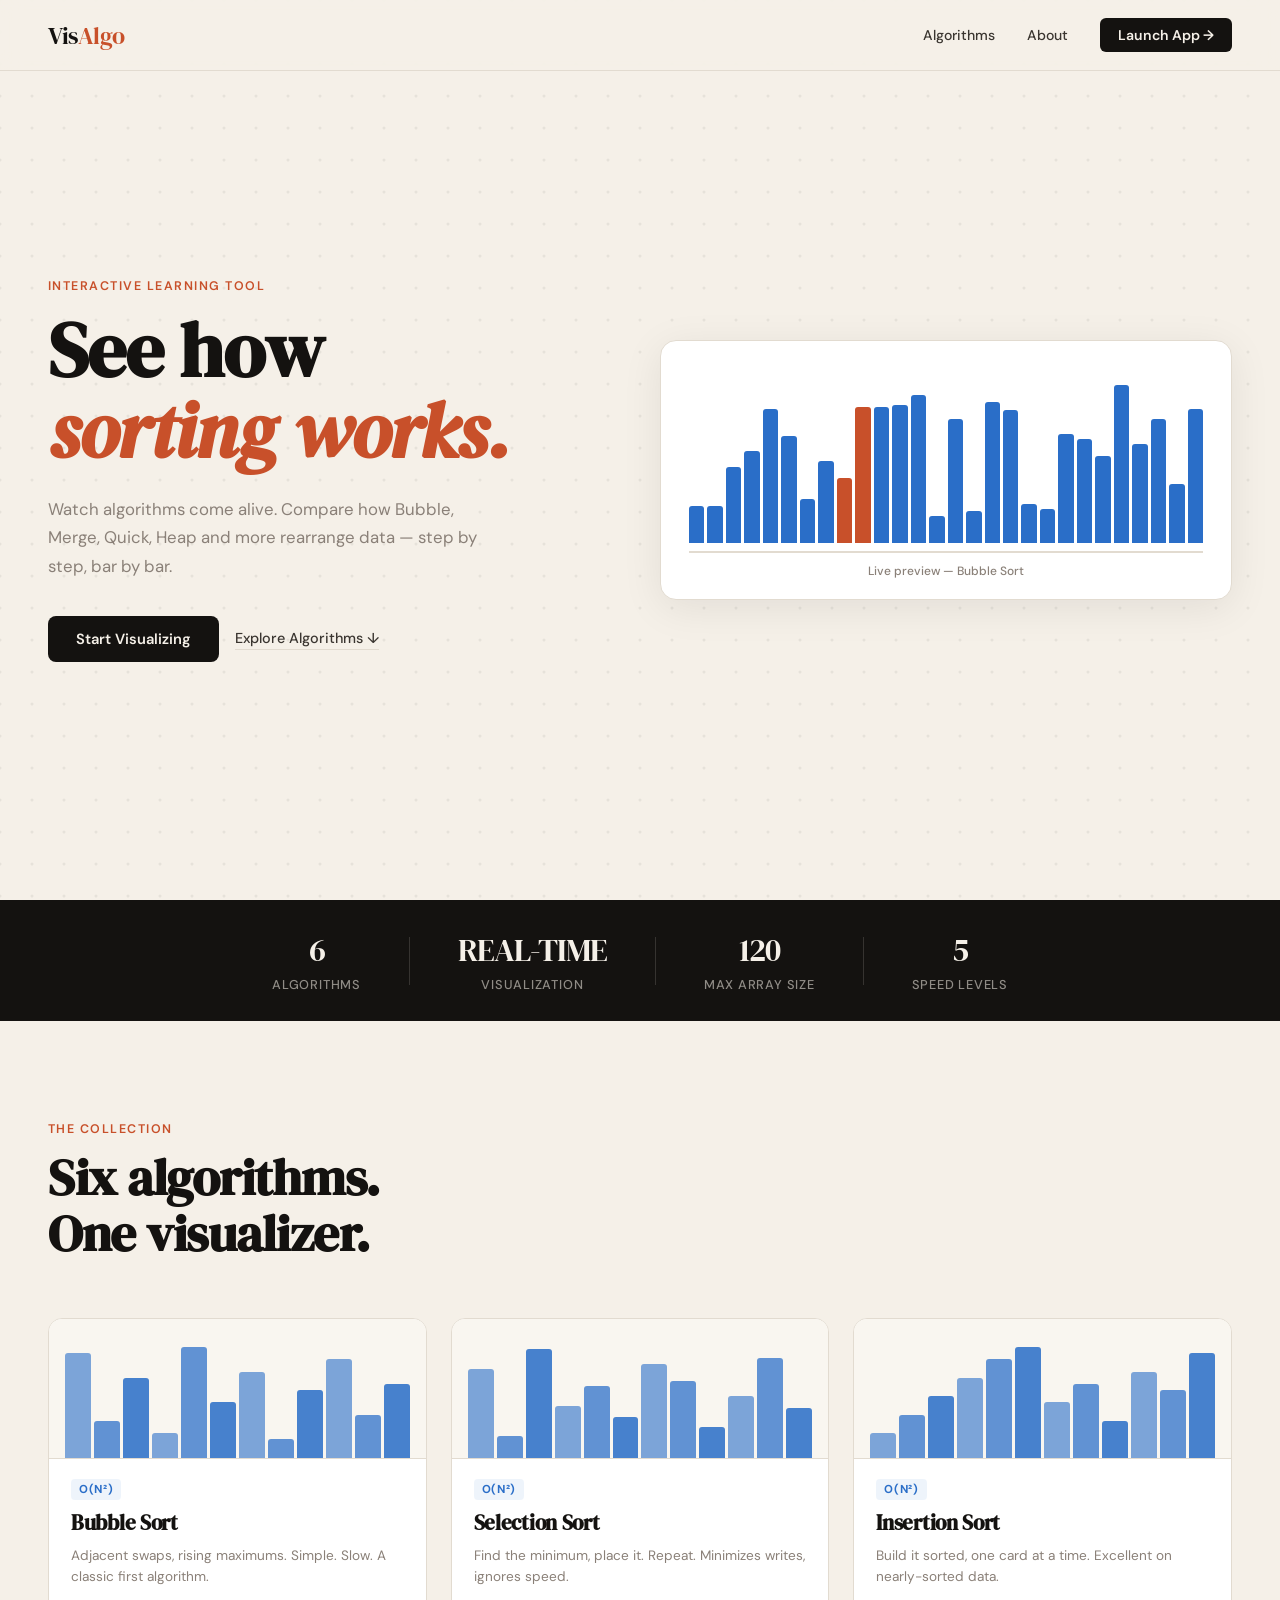
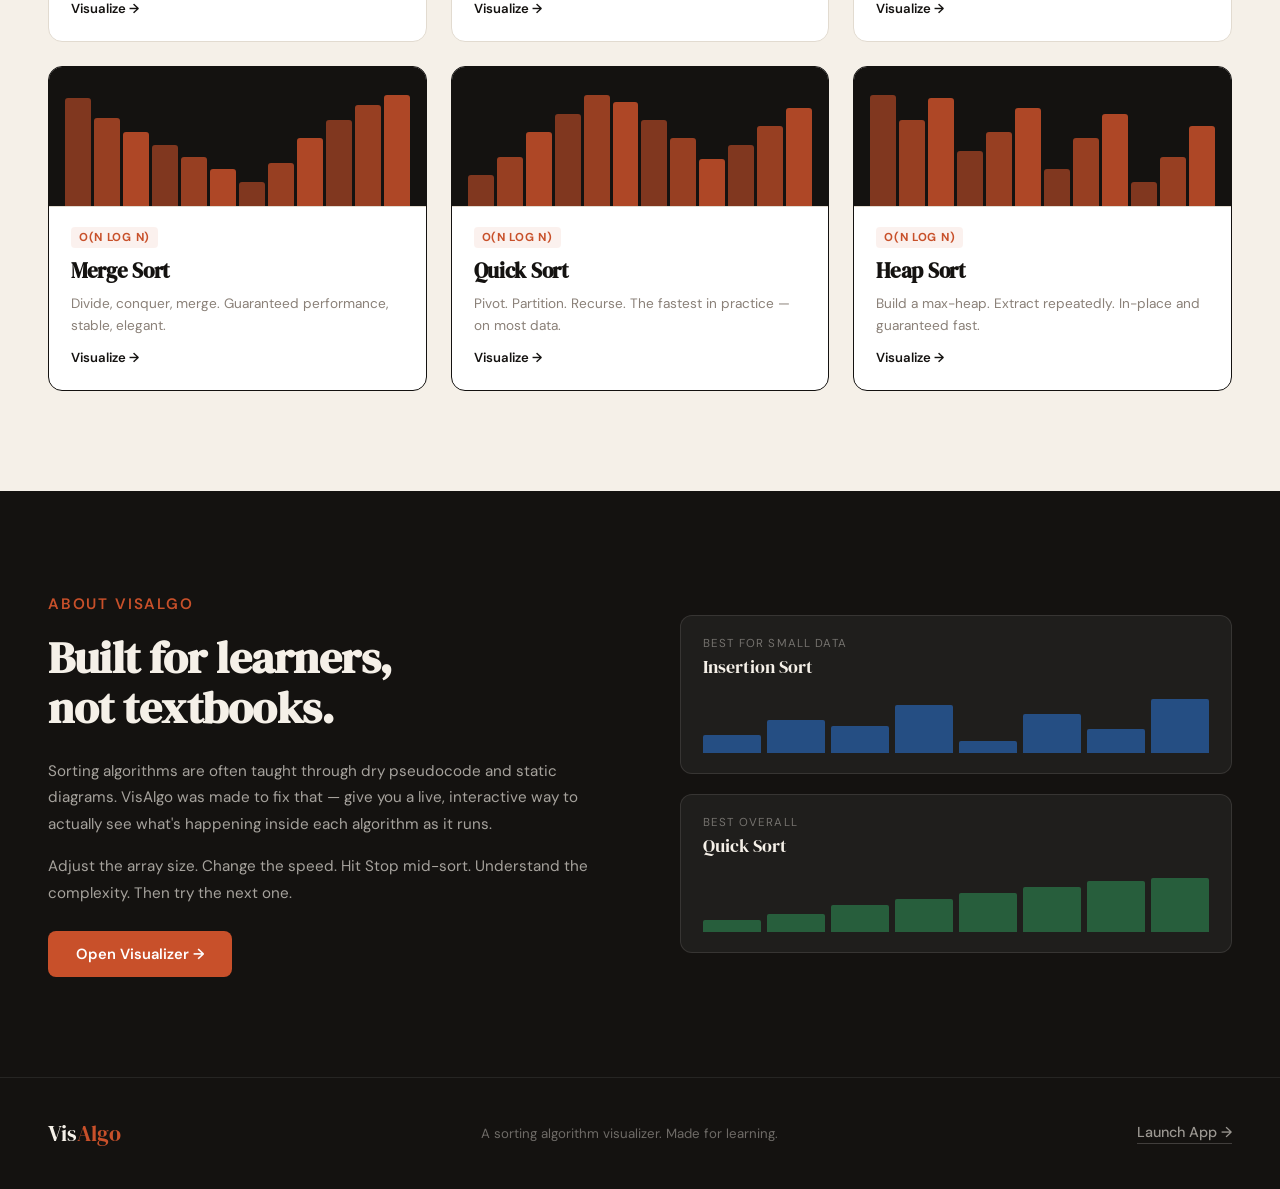
<file: index.html>
<!DOCTYPE html>
<html lang="en">
<head>
  <meta charset="UTF-8"/>
  <meta name="viewport" content="width=device-width, initial-scale=1.0"/>
  <title>VisAlgo — Sorting Visualizer</title>
  <link rel="stylesheet" href="landing.css"/>
  <link href="https://fonts.googleapis.com/css2?family=DM+Serif+Display:ital@0;1&family=DM+Sans:wght@300;400;500;600&display=swap" rel="stylesheet"/>
</head>
<body>

  <nav class="nav">
    <div class="nav-logo">Vis<span>Algo</span></div>
    <div class="nav-links">
      <a href="#algorithms">Algorithms</a>
      <a href="#about">About</a>
      <a href="visualizer.html" class="nav-cta">Launch App →</a>
    </div>
  </nav>

  <section class="hero">
    <div class="hero-bg">
      <canvas id="hero-canvas"></canvas>
    </div>
    <div class="hero-content">
      <p class="hero-eyebrow">Interactive Learning Tool</p>
      <h1 class="hero-title">See how<br/><em>sorting works.</em></h1>
      <p class="hero-desc">Watch algorithms come alive. Compare how Bubble, Merge, Quick, Heap and more rearrange data — step by step, bar by bar.</p>
      <div class="hero-actions">
        <a href="visualizer.html" class="btn-main">Start Visualizing</a>
        <a href="#algorithms" class="btn-ghost">Explore Algorithms ↓</a>
      </div>
    </div>
    <div class="hero-preview">
      <div class="mini-bars" id="mini-bars"></div>
      <p class="preview-label">Live preview — Bubble Sort</p>
    </div>
  </section>

  <!-- STATS STRIP -->
  <div class="stats-strip">
    <div class="stat"><span>6</span>Algorithms</div>
    <div class="stat-div"></div>
    <div class="stat"><span>Real-time</span>Visualization</div>
    <div class="stat-div"></div>
    <div class="stat"><span>120</span>Max Array Size</div>
    <div class="stat-div"></div>
    <div class="stat"><span>5</span>Speed Levels</div>
  </div>

  <!-- ALGORITHMS GRID -->
  <section class="algorithms" id="algorithms">
    <div class="section-header">
      <p class="section-eyebrow">The Collection</p>
      <h2>Six algorithms.<br/>One visualizer.</h2>
    </div>

    <div class="algo-grid">

      <a href="visualizer.html?algo=bubble" class="algo-card" data-algo="bubble">
        <div class="algo-card-art">
          <div class="art-bars" id="art-bubble"></div>
        </div>
        <div class="algo-card-body">
          <div class="algo-tag">O(n²)</div>
          <h3>Bubble Sort</h3>
          <p>Adjacent swaps, rising maximums. Simple. Slow. A classic first algorithm.</p>
          <span class="algo-link">Visualize →</span>
        </div>
      </a>

      <a href="visualizer.html?algo=selection" class="algo-card" data-algo="selection">
        <div class="algo-card-art">
          <div class="art-bars" id="art-selection"></div>
        </div>
        <div class="algo-card-body">
          <div class="algo-tag">O(n²)</div>
          <h3>Selection Sort</h3>
          <p>Find the minimum, place it. Repeat. Minimizes writes, ignores speed.</p>
          <span class="algo-link">Visualize →</span>
        </div>
      </a>

      <a href="visualizer.html?algo=insertion" class="algo-card" data-algo="insertion">
        <div class="algo-card-art">
          <div class="art-bars" id="art-insertion"></div>
        </div>
        <div class="algo-card-body">
          <div class="algo-tag">O(n²)</div>
          <h3>Insertion Sort</h3>
          <p>Build it sorted, one card at a time. Excellent on nearly-sorted data.</p>
          <span class="algo-link">Visualize →</span>
        </div>
      </a>

      <a href="visualizer.html?algo=merge" class="algo-card featured" data-algo="merge">
        <div class="algo-card-art">
          <div class="art-bars" id="art-merge"></div>
        </div>
        <div class="algo-card-body">
          <div class="algo-tag featured-tag">O(n log n)</div>
          <h3>Merge Sort</h3>
          <p>Divide, conquer, merge. Guaranteed performance, stable, elegant.</p>
          <span class="algo-link">Visualize →</span>
        </div>
      </a>

      <a href="visualizer.html?algo=quick" class="algo-card featured" data-algo="quick">
        <div class="algo-card-art">
          <div class="art-bars" id="art-quick"></div>
        </div>
        <div class="algo-card-body">
          <div class="algo-tag featured-tag">O(n log n)</div>
          <h3>Quick Sort</h3>
          <p>Pivot. Partition. Recurse. The fastest in practice — on most data.</p>
          <span class="algo-link">Visualize →</span>
        </div>
      </a>

      <a href="visualizer.html?algo=heap" class="algo-card featured" data-algo="heap">
        <div class="algo-card-art">
          <div class="art-bars" id="art-heap"></div>
        </div>
        <div class="algo-card-body">
          <div class="algo-tag featured-tag">O(n log n)</div>
          <h3>Heap Sort</h3>
          <p>Build a max-heap. Extract repeatedly. In-place and guaranteed fast.</p>
          <span class="algo-link">Visualize →</span>
        </div>
      </a>

    </div>
  </section>

  <!-- ABOUT -->
  <section class="about" id="about">
    <div class="about-text">
      <p class="section-eyebrow">About VisAlgo</p>
      <h2>Built for learners,<br/>not textbooks.</h2>
      <p>Sorting algorithms are often taught through dry pseudocode and static diagrams. VisAlgo was made to fix that — give you a live, interactive way to actually see what's happening inside each algorithm as it runs.</p>
      <p>Adjust the array size. Change the speed. Hit Stop mid-sort. Understand the complexity. Then try the next one.</p>
      <a href="visualizer.html" class="btn-main">Open Visualizer →</a>
    </div>
    <div class="about-comparison">
      <div class="compare-card">
        <div class="compare-label">Best for small data</div>
        <div class="compare-algo">Insertion Sort</div>
        <div class="compare-bars">
          <div class="cb" style="height:30%"></div>
          <div class="cb" style="height:55%"></div>
          <div class="cb" style="height:45%"></div>
          <div class="cb" style="height:80%"></div>
          <div class="cb" style="height:20%"></div>
          <div class="cb" style="height:65%"></div>
          <div class="cb" style="height:40%"></div>
          <div class="cb" style="height:90%"></div>
        </div>
      </div>
      <div class="compare-card">
        <div class="compare-label">Best overall</div>
        <div class="compare-algo">Quick Sort</div>
        <div class="compare-bars">
          <div class="cb s" style="height:20%"></div>
          <div class="cb s" style="height:30%"></div>
          <div class="cb s" style="height:45%"></div>
          <div class="cb s" style="height:55%"></div>
          <div class="cb s" style="height:65%"></div>
          <div class="cb s" style="height:75%"></div>
          <div class="cb s" style="height:85%"></div>
          <div class="cb s" style="height:90%"></div>
        </div>
      </div>
    </div>
  </section>

  <!-- FOOTER -->
  <footer class="footer">
    <div class="footer-logo">Vis<span>Algo</span></div>
    <p>A sorting algorithm visualizer. Made for learning.</p>
    <a href="visualizer.html" class="btn-ghost">Launch App →</a>
  </footer>

  <script src="landing.js"></script>
</body>
</html>
</file>
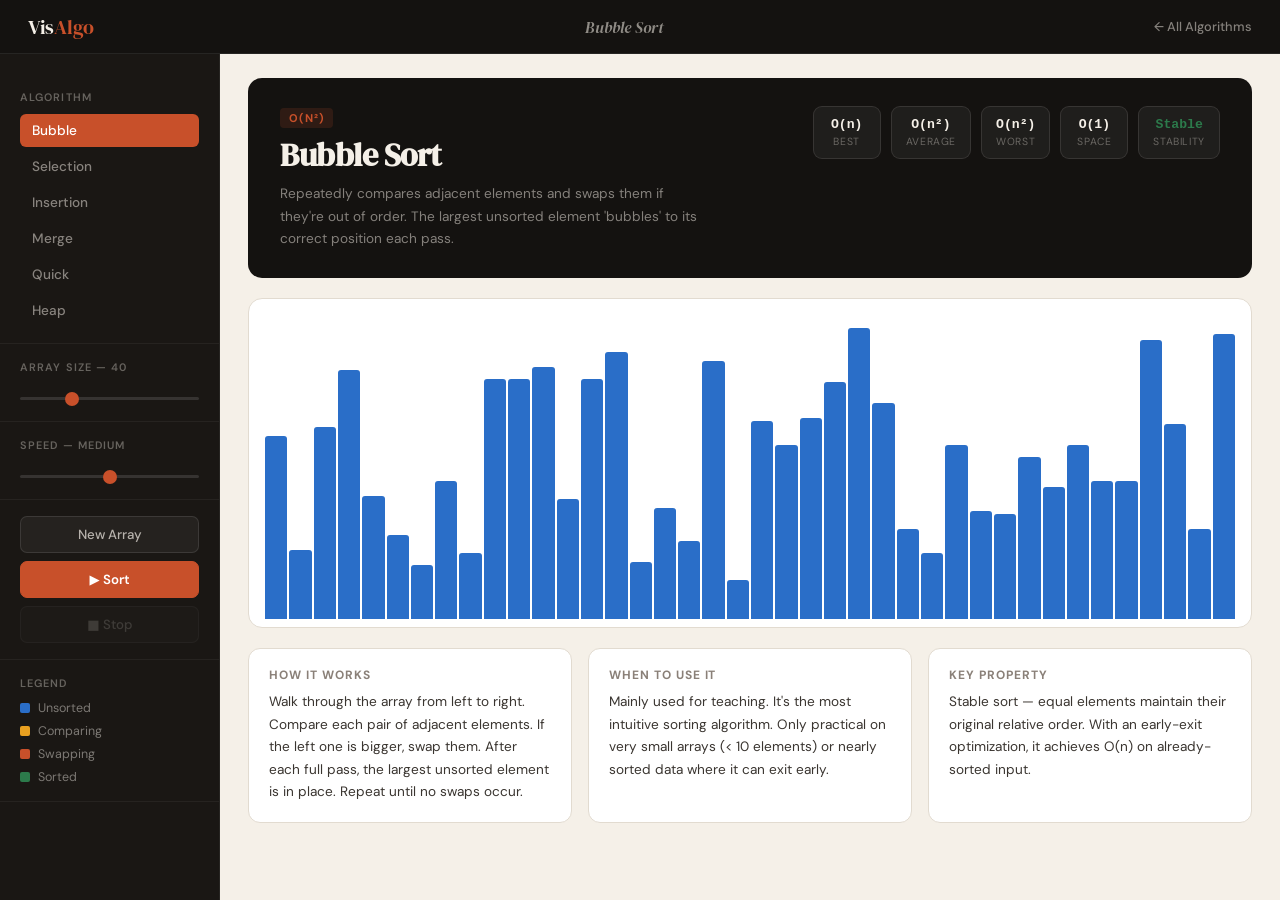
<file: visualizer.html>
<!DOCTYPE html>
<html lang="en">
<head>
  <meta charset="UTF-8"/>
  <meta name="viewport" content="width=device-width, initial-scale=1.0"/>
  <title>VisAlgo — Visualizer</title>
  <link rel="stylesheet" href="visualizer.css"/>
  <link href="https://fonts.googleapis.com/css2?family=DM+Serif+Display:ital@0;1&family=DM+Sans:wght@300;400;500;600&display=swap" rel="stylesheet"/>
</head>
<body>

  <nav class="nav">
    <a href="index.html" class="nav-logo">Vis<span>Algo</span></a>
    <div class="nav-center" id="nav-algo-name">Bubble Sort</div>
    <a href="index.html" class="nav-back">← All Algorithms</a>
  </nav>

  <div class="app-layout">

    <aside class="sidebar">
      <div class="sidebar-section">
        <div class="sidebar-label">Algorithm</div>
        <div class="algo-tabs" id="algo-tabs">
          <button class="algo-tab active" data-algo="bubble">Bubble</button>
          <button class="algo-tab" data-algo="selection">Selection</button>
          <button class="algo-tab" data-algo="insertion">Insertion</button>
          <button class="algo-tab" data-algo="merge">Merge</button>
          <button class="algo-tab" data-algo="quick">Quick</button>
          <button class="algo-tab" data-algo="heap">Heap</button>
        </div>
      </div>

      <div class="sidebar-section">
        <div class="sidebar-label">Array Size — <span id="size-label">40</span></div>
        <input type="range" id="size-slider" min="10" max="120" value="40" class="slider"/>
      </div>

      <div class="sidebar-section">
        <div class="sidebar-label">Speed — <span id="speed-label">Medium</span></div>
        <input type="range" id="speed-slider" min="1" max="5" value="3" class="slider"/>
      </div>

      <div class="sidebar-section sidebar-actions">
        <button id="btn-generate" class="sb-btn">New Array</button>
        <button id="btn-sort" class="sb-btn primary">▶ Sort</button>
        <button id="btn-stop" class="sb-btn danger" disabled>■ Stop</button>
      </div>

      <div class="sidebar-section">
        <div class="sidebar-label">Legend</div>
        <div class="legend">
          <div class="legend-item"><div class="ldot default"></div> Unsorted</div>
          <div class="legend-item"><div class="ldot comparing"></div> Comparing</div>
          <div class="legend-item"><div class="ldot swapping"></div> Swapping</div>
          <div class="legend-item"><div class="ldot sorted"></div> Sorted</div>
        </div>
      </div>
    </aside>

    <main class="main-content">
      <div class="algo-cover" id="algo-cover">
        <div class="cover-left">
          <div class="cover-tag" id="cover-tag">O(n²)</div>
          <h1 class="cover-title" id="cover-title">Bubble Sort</h1>
          <p class="cover-desc" id="cover-desc">Repeatedly compares adjacent elements and swaps them if they're out of order. The largest elements bubble to the top each pass.</p>
        </div>
        <div class="cover-badges" id="cover-badges">
          <div class="badge"><div class="badge-val" id="badge-best">O(n)</div><div class="badge-lbl">Best</div></div>
          <div class="badge"><div class="badge-val" id="badge-avg">O(n²)</div><div class="badge-lbl">Average</div></div>
          <div class="badge"><div class="badge-val" id="badge-worst">O(n²)</div><div class="badge-lbl">Worst</div></div>
          <div class="badge"><div class="badge-val" id="badge-space">O(1)</div><div class="badge-lbl">Space</div></div>
          <div class="badge stable-badge"><div class="badge-val" id="badge-stable">Stable</div><div class="badge-lbl">Stability</div></div>
        </div>
      </div>

      <div class="viz-card">
        <div id="bar-container"></div>
      </div>

      <div class="info-panel" id="info-panel">
        <div class="info-col">
          <h3>How it works</h3>
          <p id="info-howto"></p>
        </div>
        <div class="info-col">
          <h3>When to use it</h3>
          <p id="info-when"></p>
        </div>
        <div class="info-col">
          <h3>Key property</h3>
          <p id="info-prop"></p>
        </div>
      </div>

    </main>
  </div>

  <script src="visualizer.js"></script>
</body>
</html>
</file>
<file: landing.css>
*, *::before, *::after { box-sizing: border-box; margin: 0; padding: 0; }

:root {
  --cream: #f5f0e8;
  --dark: #141210;
  --mid: #3a3530;
  --muted: #8a8078;
  --accent: #c8502a;
  --accent2: #2a6ec8;
  --green: #2c7a4b;
  --card-bg: #fff;
  --border: #e2dbd0;
  --serif: 'DM Serif Display', Georgia, serif;
  --sans: 'DM Sans', system-ui, sans-serif;
}

html { scroll-behavior: smooth; }

body {
  font-family: var(--sans);
  background: var(--cream);
  color: var(--dark);
  overflow-x: hidden;
}
.nav {
  position: fixed;
  top: 0; left: 0; right: 0;
  z-index: 100;
  display: flex;
  align-items: center;
  justify-content: space-between;
  padding: 18px 48px;
  background: rgba(245, 240, 232, 0.92);
  backdrop-filter: blur(10px);
  border-bottom: 1px solid var(--border);
}

.nav-logo {
  font-family: var(--serif);
  font-size: 1.5rem;
  color: var(--dark);
  letter-spacing: -0.5px;
}
.nav-logo span { color: var(--accent); }

.nav-links {
  display: flex;
  align-items: center;
  gap: 32px;
}

.nav-links a {
  text-decoration: none;
  font-size: 0.88rem;
  font-weight: 500;
  color: var(--mid);
  transition: color 0.2s;
}
.nav-links a:hover { color: var(--dark); }

.nav-cta {
  background: var(--dark) !important;
  color: var(--cream) !important;
  padding: 8px 18px;
  border-radius: 6px;
  font-weight: 600 !important;
  transition: background 0.2s !important;
}
.nav-cta:hover { background: var(--accent) !important; }

.hero {
  min-height: 100vh;
  display: grid;
  grid-template-columns: 1fr 1fr;
  align-items: center;
  gap: 40px;
  padding: 120px 48px 80px;
  position: relative;
  overflow: hidden;
}

.hero-bg {
  position: absolute;
  inset: 0;
  z-index: 0;
  opacity: 0.06;
}

#hero-canvas {
  width: 100%;
  height: 100%;
}

.hero-content {
  position: relative;
  z-index: 1;
}

.hero-eyebrow {
  font-size: 0.78rem;
  font-weight: 600;
  text-transform: uppercase;
  letter-spacing: 0.12em;
  color: var(--accent);
  margin-bottom: 16px;
}

.hero-title {
  font-family: var(--serif);
  font-size: clamp(3rem, 6vw, 5.5rem);
  line-height: 1.05;
  color: var(--dark);
  margin-bottom: 24px;
  letter-spacing: -1px;
}

.hero-title em {
  font-style: italic;
  color: var(--accent);
}

.hero-desc {
  font-size: 1.05rem;
  color: var(--muted);
  line-height: 1.7;
  max-width: 440px;
  margin-bottom: 36px;
}

.hero-actions {
  display: flex;
  gap: 16px;
  align-items: center;
  flex-wrap: wrap;
}

.btn-main {
  display: inline-block;
  text-decoration: none;
  background: var(--dark);
  color: var(--cream);
  padding: 13px 28px;
  border-radius: 8px;
  font-size: 0.92rem;
  font-weight: 600;
  transition: background 0.2s, transform 0.15s;
}
.btn-main:hover { background: var(--accent); transform: translateY(-1px); }

.btn-ghost {
  display: inline-block;
  text-decoration: none;
  color: var(--mid);
  font-size: 0.9rem;
  font-weight: 500;
  border-bottom: 1px solid var(--border);
  padding-bottom: 2px;
  transition: color 0.2s, border-color 0.2s;
}
.btn-ghost:hover { color: var(--dark); border-color: var(--dark); }

.hero-preview {
  position: relative;
  z-index: 1;
  background: var(--card-bg);
  border: 1px solid var(--border);
  border-radius: 16px;
  padding: 32px 28px 20px;
  box-shadow: 0 8px 40px rgba(0,0,0,0.08);
}

.mini-bars {
  display: flex;
  align-items: flex-end;
  gap: 3px;
  height: 180px;
  padding-bottom: 8px;
  border-bottom: 2px solid var(--border);
}

.mini-bar {
  flex: 1;
  border-radius: 3px 3px 0 0;
  background: var(--accent2);
  transition: height 0.12s ease, background 0.1s;
  min-width: 4px;
}
.mini-bar.cmp { background: #e8a020; }
.mini-bar.swp { background: var(--accent); }
.mini-bar.done { background: var(--green); }

.preview-label {
  font-size: 0.75rem;
  color: var(--muted);
  margin-top: 10px;
  text-align: center;
  font-weight: 500;
}
.stats-strip {
  background: var(--dark);
  color: var(--cream);
  display: flex;
  align-items: center;
  justify-content: center;
  gap: 0;
  padding: 28px 48px;
  flex-wrap: wrap;
  gap: 0;
}

.stat {
  display: flex;
  flex-direction: column;
  align-items: center;
  padding: 0 48px;
  font-size: 0.8rem;
  color: rgba(245,240,232,0.55);
  font-weight: 500;
  text-transform: uppercase;
  letter-spacing: 0.06em;
}

.stat span {
  font-family: var(--serif);
  font-size: 2rem;
  color: var(--cream);
  letter-spacing: -1px;
  margin-bottom: 4px;
}

.stat-div {
  width: 1px;
  height: 48px;
  background: rgba(245,240,232,0.15);
}
.algorithms {
  padding: 100px 48px;
}

.section-header {
  margin-bottom: 56px;
}

.section-eyebrow {
  font-size: 0.78rem;
  font-weight: 600;
  text-transform: uppercase;
  letter-spacing: 0.12em;
  color: var(--accent);
  margin-bottom: 12px;
}

.section-header h2 {
  font-family: var(--serif);
  font-size: clamp(2.2rem, 4vw, 3.5rem);
  line-height: 1.1;
  color: var(--dark);
  letter-spacing: -0.5px;
}

.algo-grid {
  display: grid;
  grid-template-columns: repeat(3, 1fr);
  gap: 24px;
}

.algo-card {
  text-decoration: none;
  background: var(--card-bg);
  border: 1px solid var(--border);
  border-radius: 14px;
  overflow: hidden;
  display: flex;
  flex-direction: column;
  transition: transform 0.2s, box-shadow 0.2s, border-color 0.2s;
}

.algo-card:hover {
  transform: translateY(-4px);
  box-shadow: 0 12px 40px rgba(0,0,0,0.1);
  border-color: #c8c0b4;
}

.algo-card.featured {
  border-color: var(--dark);
}
.algo-card.featured:hover {
  border-color: var(--accent);
}

.algo-card-art {
  height: 140px;
  background: #f9f6f0;
  display: flex;
  align-items: flex-end;
  padding: 16px 16px 0;
  border-bottom: 1px solid var(--border);
  overflow: hidden;
}

.algo-card.featured .algo-card-art {
  background: var(--dark);
}

.art-bars {
  display: flex;
  align-items: flex-end;
  gap: 3px;
  width: 100%;
  height: 100%;
}

.art-bar {
  flex: 1;
  border-radius: 3px 3px 0 0;
  background: var(--accent2);
  opacity: 0.85;
}

.algo-card.featured .art-bar {
  background: var(--accent);
  opacity: 0.9;
}

.algo-card-body {
  padding: 20px 22px 24px;
  display: flex;
  flex-direction: column;
  gap: 8px;
  flex: 1;
}

.algo-tag {
  display: inline-block;
  font-size: 0.72rem;
  font-weight: 700;
  letter-spacing: 0.06em;
  text-transform: uppercase;
  color: var(--accent2);
  background: rgba(42,110,200,0.08);
  padding: 3px 8px;
  border-radius: 4px;
  width: fit-content;
}

.featured-tag {
  color: var(--accent);
  background: rgba(200,80,42,0.08);
}

.algo-card-body h3 {
  font-family: var(--serif);
  font-size: 1.3rem;
  color: var(--dark);
  letter-spacing: -0.3px;
}

.algo-card-body p {
  font-size: 0.85rem;
  color: var(--muted);
  line-height: 1.6;
  flex: 1;
}

.algo-link {
  font-size: 0.82rem;
  font-weight: 600;
  color: var(--dark);
  margin-top: 4px;
  transition: color 0.2s;
}

.algo-card:hover .algo-link {
  color: var(--accent);
}
.about {
  padding: 100px 48px;
  background: var(--dark);
  color: var(--cream);
  display: grid;
  grid-template-columns: 1fr 1fr;
  gap: 80px;
  align-items: center;
}

.about .section-eyebrow { color: var(--accent); }

.about h2 {
  font-family: var(--serif);
  font-size: clamp(2rem, 3.5vw, 3rem);
  line-height: 1.12;
  color: var(--cream);
  letter-spacing: -0.5px;
  margin-bottom: 24px;
}

.about p {
  font-size: 0.95rem;
  color: rgba(245,240,232,0.65);
  line-height: 1.75;
  margin-bottom: 16px;
}

.about .btn-main {
  background: var(--accent);
  color: #fff;
  margin-top: 8px;
}
.about .btn-main:hover { background: #e0622e; }

.about-comparison {
  display: flex;
  flex-direction: column;
  gap: 20px;
}

.compare-card {
  background: rgba(255,255,255,0.05);
  border: 1px solid rgba(255,255,255,0.1);
  border-radius: 12px;
  padding: 20px 22px;
}

.compare-label {
  font-size: 0.72rem;
  text-transform: uppercase;
  letter-spacing: 0.1em;
  color: rgba(245,240,232,0.4);
  margin-bottom: 4px;
}

.compare-algo {
  font-family: var(--serif);
  font-size: 1.1rem;
  color: var(--cream);
  margin-bottom: 14px;
}

.compare-bars {
  display: flex;
  align-items: flex-end;
  gap: 6px;
  height: 60px;
}

.cb {
  flex: 1;
  border-radius: 2px 2px 0 0;
  background: rgba(42,110,200,0.6);
}
.cb.s { background: rgba(44,122,75,0.7); }

.footer {
  background: var(--dark);
  border-top: 1px solid rgba(255,255,255,0.08);
  padding: 40px 48px;
  display: flex;
  align-items: center;
  justify-content: space-between;
  flex-wrap: wrap;
  gap: 16px;
}

.footer-logo {
  font-family: var(--serif);
  font-size: 1.4rem;
  color: var(--cream);
}
.footer-logo span { color: var(--accent); }

.footer p {
  font-size: 0.83rem;
  color: rgba(245,240,232,0.4);
}

.footer .btn-ghost {
  color: rgba(245,240,232,0.6);
  border-color: rgba(245,240,232,0.2);
}
.footer .btn-ghost:hover { color: var(--cream); border-color: var(--cream); }
@media (max-width: 900px) {
  .hero { grid-template-columns: 1fr; padding: 100px 24px 60px; }
  .hero-preview { display: none; }
  .algorithms { padding: 70px 24px; }
  .algo-grid { grid-template-columns: 1fr 1fr; gap: 16px; }
  .about { grid-template-columns: 1fr; padding: 70px 24px; gap: 48px; }
  .nav { padding: 16px 24px; }
  .stats-strip { padding: 24px; }
  .stat { padding: 0 24px; }
  .footer { padding: 32px 24px; }
}

@media (max-width: 580px) {
  .algo-grid { grid-template-columns: 1fr; }
  .nav-links a:not(.nav-cta) { display: none; }
}

.reveal {
  opacity: 0;
  transform: translateY(24px);
  transition: opacity 0.6s ease, transform 0.6s ease;
}
.reveal.visible {
  opacity: 1;
  transform: translateY(0);
}
</file>
<file: visualizer.css>
*, *::before, *::after { box-sizing: border-box; margin: 0; padding: 0; }

:root {
  --cream: #f5f0e8;
  --dark: #141210;
  --mid: #3a3530;
  --muted: #8a8078;
  --accent: #c8502a;
  --accent2: #2a6ec8;
  --green: #2c7a4b;
  --border: #e2dbd0;
  --card-bg: #ffffff;
  --sidebar-bg: #1a1714;
  --serif: 'DM Serif Display', Georgia, serif;
  --sans: 'DM Sans', system-ui, sans-serif;
}

html, body { height: 100%; overflow: hidden; }

body {
  font-family: var(--sans);
  background: var(--cream);
  color: var(--dark);
  display: flex;
  flex-direction: column;
}

/* ─── NAV ──────────────────────────────────── */
.nav {
  height: 54px;
  display: flex;
  align-items: center;
  justify-content: space-between;
  padding: 0 28px;
  background: var(--dark);
  border-bottom: 1px solid rgba(255,255,255,0.08);
  flex-shrink: 0;
  z-index: 10;
}

.nav-logo {
  font-family: var(--serif);
  font-size: 1.25rem;
  color: #f5f0e8;
  text-decoration: none;
  letter-spacing: -0.3px;
}
.nav-logo span { color: var(--accent); }

.nav-center {
  font-family: var(--serif);
  font-size: 1rem;
  color: rgba(245,240,232,0.55);
  font-style: italic;
  transition: color 0.3s;
}

.nav-back {
  font-size: 0.8rem;
  color: rgba(245,240,232,0.5);
  text-decoration: none;
  font-weight: 500;
  transition: color 0.2s;
}
.nav-back:hover { color: #f5f0e8; }

/* ─── LAYOUT ───────────────────────────────── */
.app-layout {
  display: flex;
  flex: 1;
  overflow: hidden;
}

/* ─── SIDEBAR ──────────────────────────────── */
.sidebar {
  width: 220px;
  flex-shrink: 0;
  background: var(--sidebar-bg);
  border-right: 1px solid rgba(255,255,255,0.06);
  display: flex;
  flex-direction: column;
  gap: 0;
  overflow-y: auto;
  padding: 20px 0;
}

.sidebar-section {
  padding: 16px 20px;
  border-bottom: 1px solid rgba(255,255,255,0.05);
}

.sidebar-label {
  font-size: 0.68rem;
  font-weight: 600;
  text-transform: uppercase;
  letter-spacing: 0.1em;
  color: rgba(245,240,232,0.35);
  margin-bottom: 10px;
}

/* Algo tabs */
.algo-tabs {
  display: flex;
  flex-direction: column;
  gap: 3px;
}

.algo-tab {
  background: transparent;
  border: none;
  border-radius: 6px;
  padding: 8px 12px;
  text-align: left;
  font-size: 0.85rem;
  font-family: var(--sans);
  color: rgba(245,240,232,0.5);
  cursor: pointer;
  transition: background 0.15s, color 0.15s;
  font-weight: 500;
}

.algo-tab:hover { background: rgba(255,255,255,0.06); color: rgba(245,240,232,0.85); }

.algo-tab.active {
  background: var(--accent);
  color: #fff;
}

/* Slider */
.slider {
  -webkit-appearance: none;
  width: 100%;
  height: 3px;
  background: rgba(255,255,255,0.12);
  border-radius: 4px;
  outline: none;
  cursor: pointer;
}
.slider::-webkit-slider-thumb {
  -webkit-appearance: none;
  width: 14px;
  height: 14px;
  background: var(--accent);
  border-radius: 50%;
  cursor: pointer;
}

/* Buttons */
.sidebar-actions {
  display: flex;
  flex-direction: column;
  gap: 8px;
}

.sb-btn {
  width: 100%;
  padding: 9px 14px;
  border: 1px solid rgba(255,255,255,0.1);
  border-radius: 7px;
  background: rgba(255,255,255,0.05);
  color: rgba(245,240,232,0.7);
  font-size: 0.83rem;
  font-family: var(--sans);
  font-weight: 500;
  cursor: pointer;
  transition: background 0.15s, color 0.15s, border-color 0.15s;
}
.sb-btn:hover:not(:disabled) { background: rgba(255,255,255,0.1); color: #f5f0e8; border-color: rgba(255,255,255,0.2); }

.sb-btn.primary { background: var(--accent); border-color: var(--accent); color: #fff; font-weight: 600; }
.sb-btn.primary:hover:not(:disabled) { background: #e0622e; border-color: #e0622e; }

.sb-btn.danger { color: rgba(245,240,232,0.45); }
.sb-btn.danger:hover:not(:disabled) { background: rgba(200,80,42,0.15); color: var(--accent); border-color: var(--accent); }

.sb-btn:disabled { opacity: 0.35; cursor: not-allowed; }

/* Legend */
.legend {
  display: flex;
  flex-direction: column;
  gap: 7px;
}
.legend-item {
  display: flex;
  align-items: center;
  gap: 8px;
  font-size: 0.78rem;
  color: rgba(245,240,232,0.45);
}
.ldot {
  width: 10px; height: 10px;
  border-radius: 2px;
  flex-shrink: 0;
}
.ldot.default   { background: var(--accent2); }
.ldot.comparing { background: #e8a020; }
.ldot.swapping  { background: var(--accent); }
.ldot.sorted    { background: var(--green); }

/* ─── MAIN CONTENT ─────────────────────────── */
.main-content {
  flex: 1;
  overflow-y: auto;
  padding: 24px 28px 40px;
  display: flex;
  flex-direction: column;
  gap: 20px;
}

/* ─── ALGO COVER ───────────────────────────── */
.algo-cover {
  background: var(--dark);
  border-radius: 14px;
  padding: 28px 32px;
  display: flex;
  align-items: flex-start;
  justify-content: space-between;
  gap: 24px;
  flex-wrap: wrap;
  transition: all 0.3s ease;
}

.cover-left { flex: 1; min-width: 200px; }

.cover-tag {
  display: inline-block;
  font-size: 0.7rem;
  font-weight: 700;
  letter-spacing: 0.08em;
  text-transform: uppercase;
  color: var(--accent);
  background: rgba(200,80,42,0.15);
  padding: 3px 9px;
  border-radius: 4px;
  margin-bottom: 10px;
}

.cover-title {
  font-family: var(--serif);
  font-size: 2rem;
  color: #f5f0e8;
  line-height: 1.1;
  margin-bottom: 10px;
  letter-spacing: -0.5px;
  transition: all 0.3s;
}

.cover-desc {
  font-size: 0.85rem;
  color: rgba(245,240,232,0.5);
  line-height: 1.65;
  max-width: 420px;
}

.cover-badges {
  display: flex;
  gap: 10px;
  flex-wrap: wrap;
  align-items: flex-start;
}

.badge {
  background: rgba(255,255,255,0.05);
  border: 1px solid rgba(255,255,255,0.1);
  border-radius: 9px;
  padding: 10px 14px;
  text-align: center;
  min-width: 68px;
}

.badge-val {
  font-family: 'Courier New', monospace;
  font-size: 0.82rem;
  color: #f5f0e8;
  font-weight: 700;
  white-space: nowrap;
}

.badge-lbl {
  font-size: 0.65rem;
  text-transform: uppercase;
  letter-spacing: 0.06em;
  color: rgba(245,240,232,0.35);
  margin-top: 3px;
}

.stable-badge .badge-val { color: var(--green); }
.unstable .stable-badge .badge-val { color: var(--accent); }

/* ─── VISUALIZER CARD ──────────────────────── */
.viz-card {
  background: var(--card-bg);
  border: 1px solid var(--border);
  border-radius: 14px;
  padding: 20px 16px 8px;
  flex-shrink: 0;
}

#bar-container {
  display: flex;
  align-items: flex-end;
  justify-content: center;
  gap: 2px;
  height: 300px;
  width: 100%;
}

.bar {
  flex: 1;
  min-width: 2px;
  max-width: 36px;
  border-radius: 3px 3px 0 0;
  background: var(--accent2);
  transition: height 0.04s ease;
}
.bar.comparing { background: #e8a020; }
.bar.swapping  { background: var(--accent); }
.bar.sorted    { background: var(--green); }

/* ─── INFO PANEL ───────────────────────────── */
.info-panel {
  display: grid;
  grid-template-columns: repeat(3, 1fr);
  gap: 16px;
}

.info-col {
  background: var(--card-bg);
  border: 1px solid var(--border);
  border-radius: 12px;
  padding: 18px 20px;
}

.info-col h3 {
  font-size: 0.75rem;
  font-weight: 700;
  text-transform: uppercase;
  letter-spacing: 0.08em;
  color: var(--muted);
  margin-bottom: 8px;
}

.info-col p {
  font-size: 0.85rem;
  color: var(--mid);
  line-height: 1.65;
}

/* ─── RESPONSIVE ───────────────────────────── */
@media (max-width: 800px) {
  .sidebar { width: 180px; }
  .info-panel { grid-template-columns: 1fr; }
  .main-content { padding: 16px; }
  .cover-badges { display: none; }
}

@media (max-width: 600px) {
  .app-layout { flex-direction: column; }
  html, body { overflow: auto; }
  .sidebar { width: 100%; flex-direction: row; flex-wrap: wrap; overflow: visible; height: auto; }
  .sidebar-section { flex: 1; min-width: 160px; }
}
</file>
